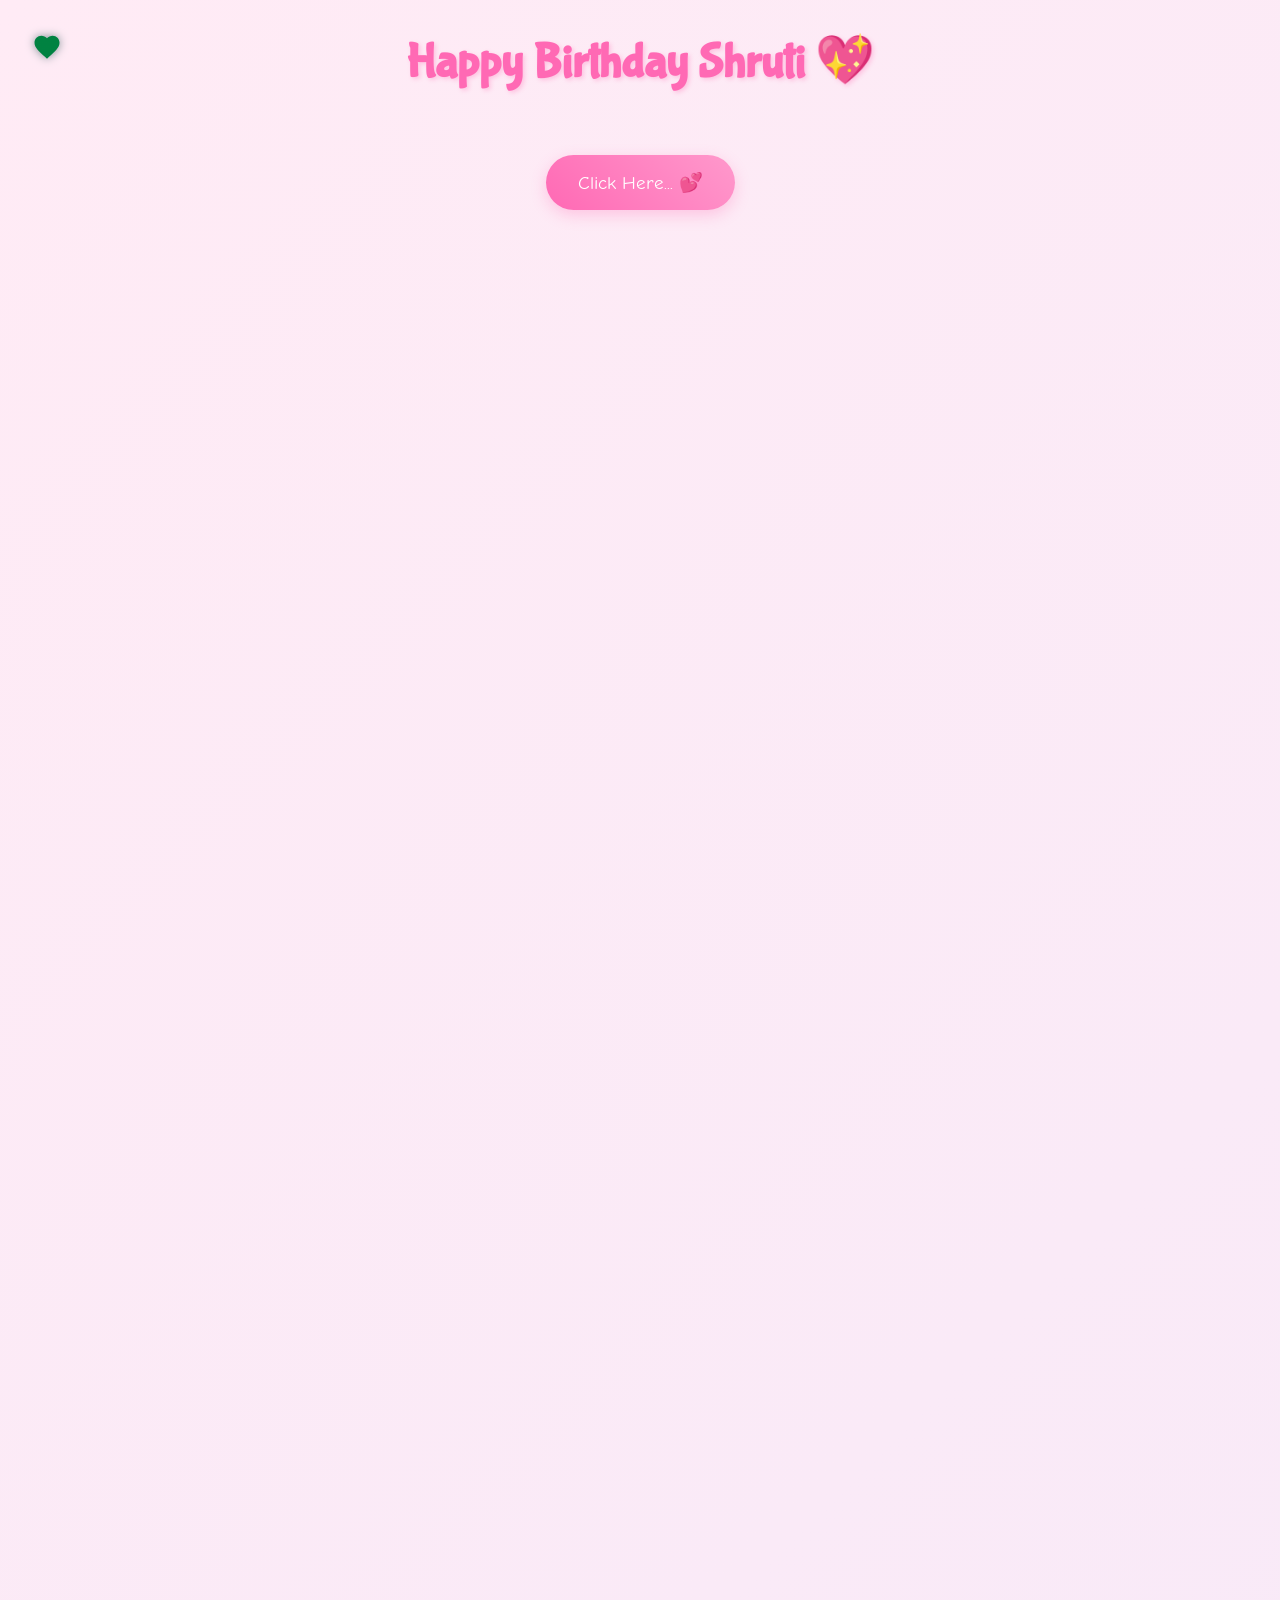
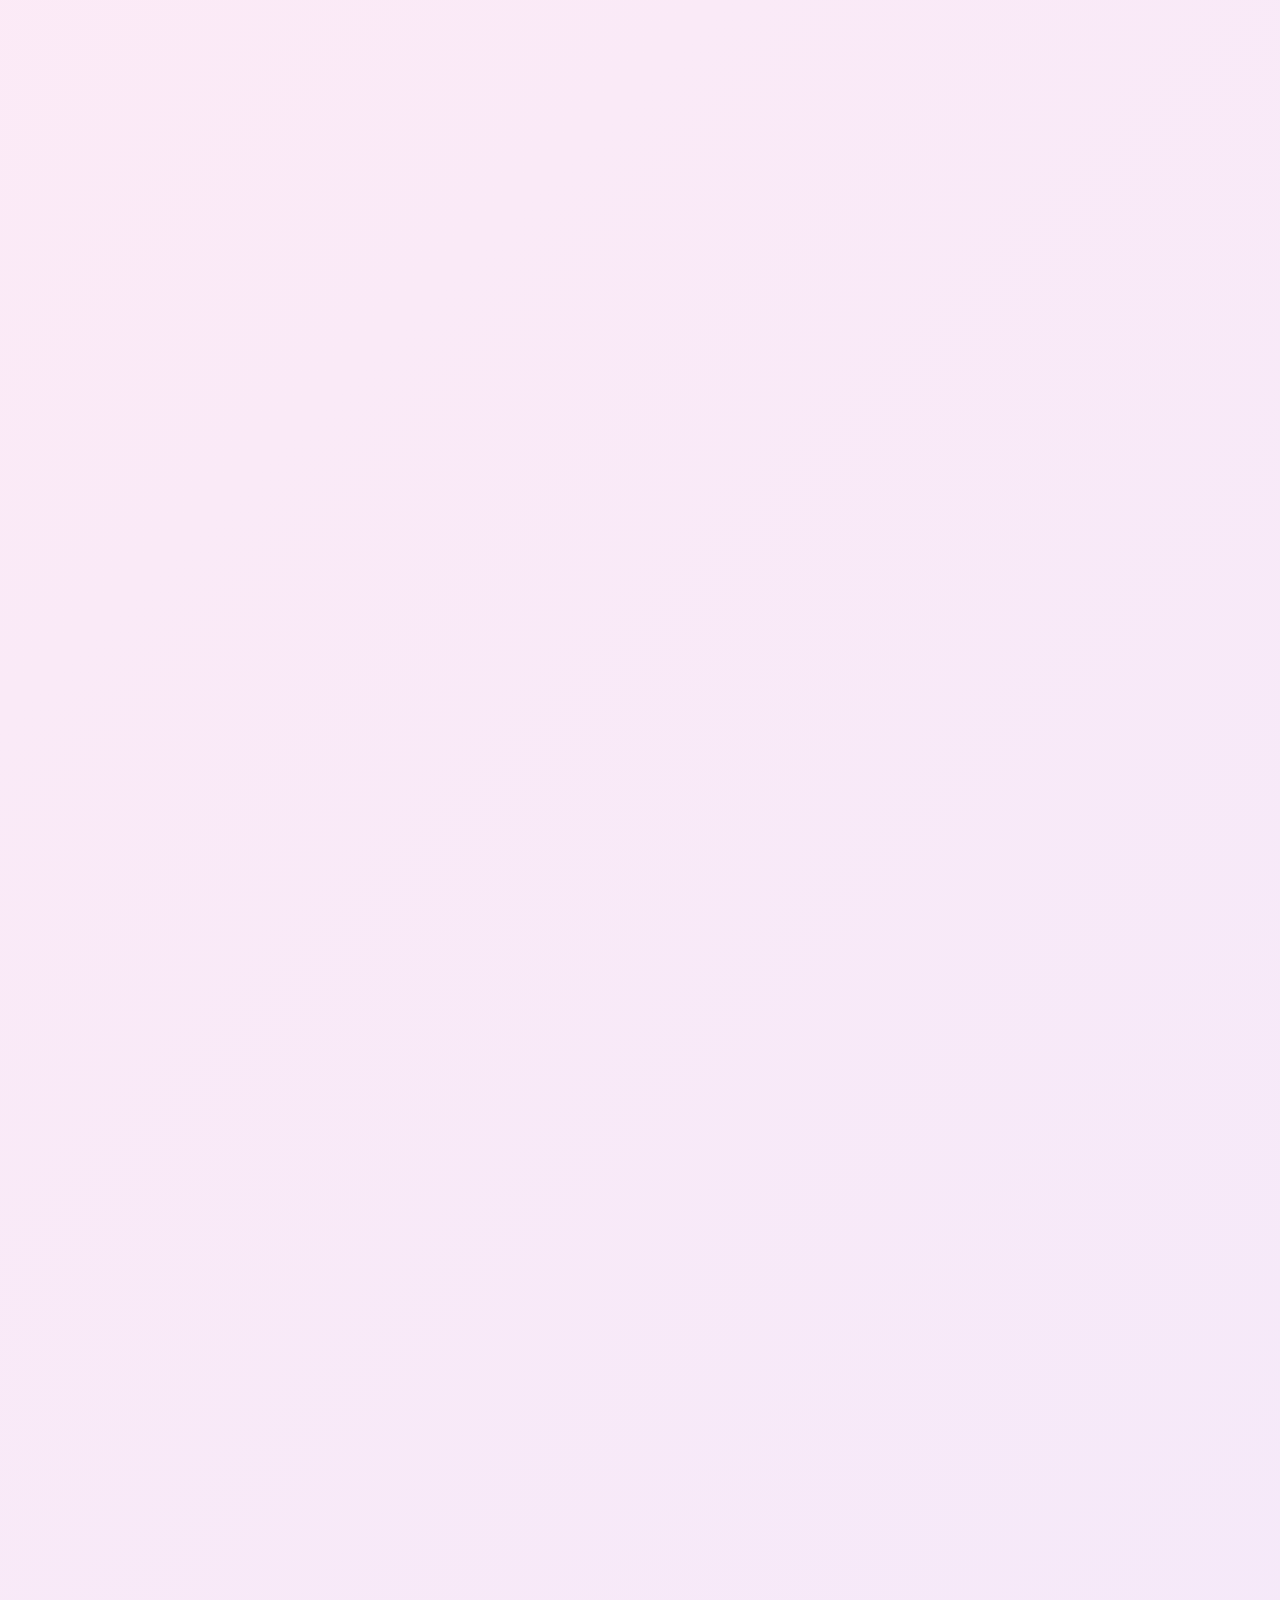
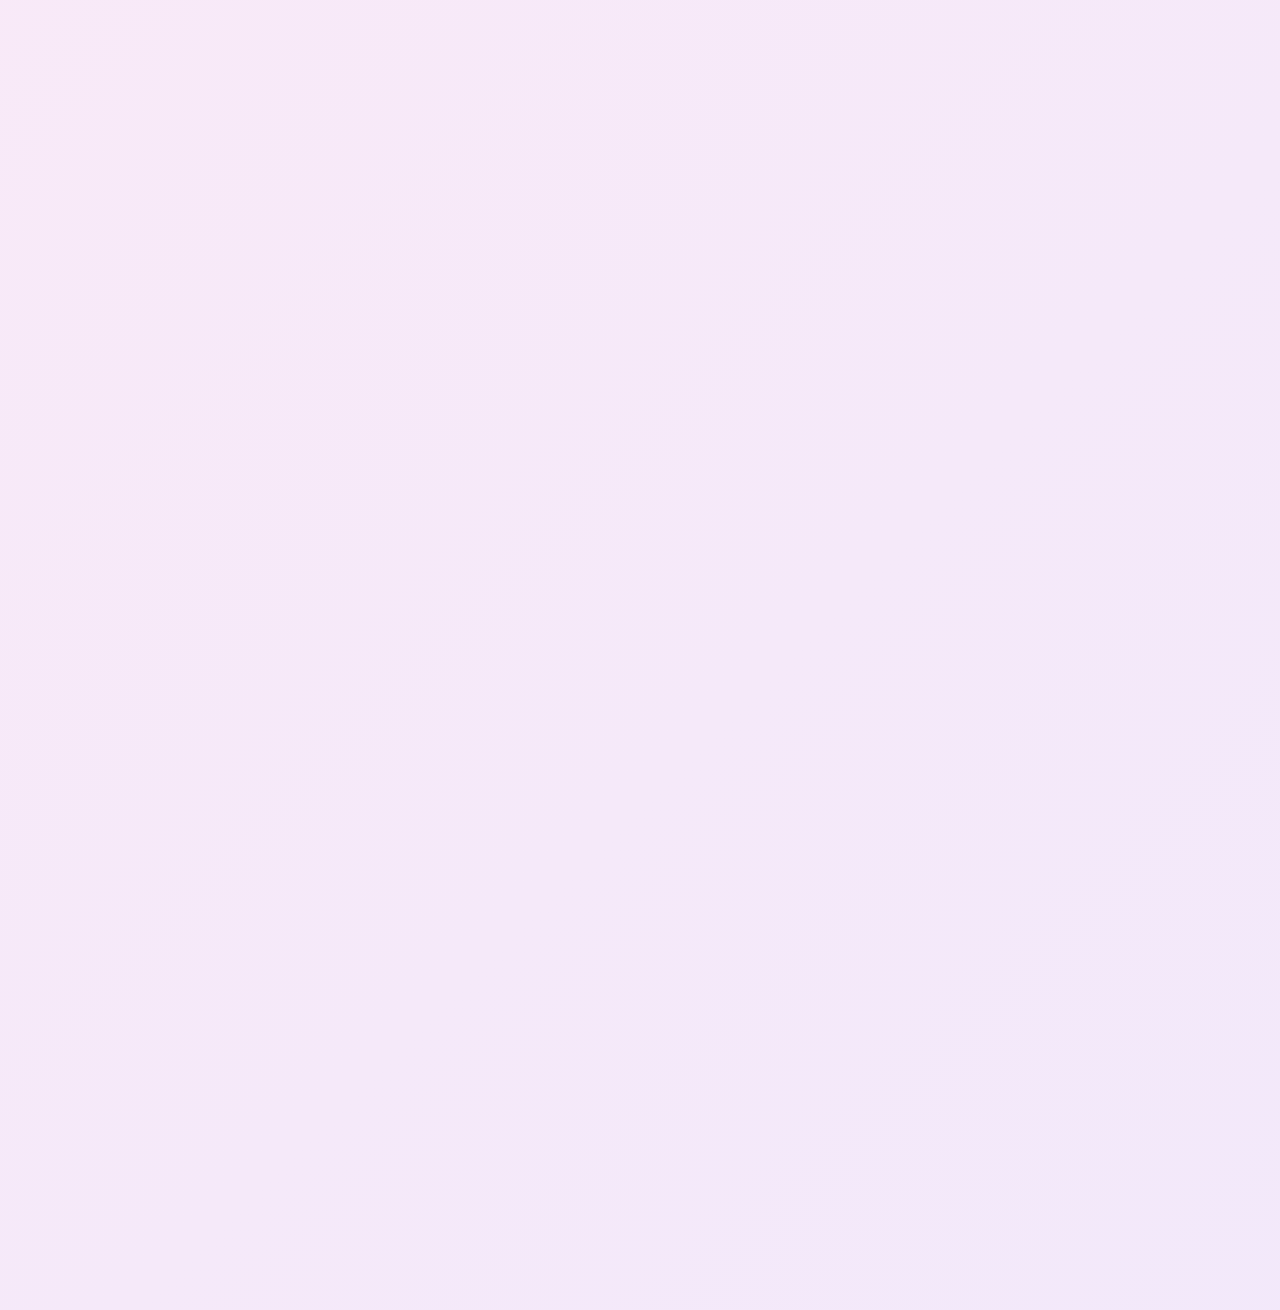
<file: cause.html>
<!DOCTYPE html>
<html lang="en">
<head>
    <meta charset="UTF-8">
    <meta name="viewport" content="width=device-width, initial-scale=1.0">
    <title>Why You're My Best Friend! 💖</title>
    <script src="https://cdnjs.cloudflare.com/ajax/libs/gsap/3.12.2/gsap.min.js"></script>
    <link rel="stylesheet" href="./cause.css">
    <style>
       
    </style>
</head>
<body>
    <div class="custom-cursor">
        <svg viewBox="0 0 24 24">
            <path fill="#ff69b4" d="M12 21.35l-1.45-1.32C5.4 15.36 2 12.28 2 8.5 2 5.42 4.42 3 7.5 3c1.74 0 3.41.81 4.5 2.09C13.09 3.81 14.76 3 16.5 3 19.58 3 22 5.42 22 8.5c0 3.78-3.4 6.86-8.55 11.54L12 21.35z"/>
        </svg>
    </div>

    <div class="container">
        <h1>Happy Birthday Shruti 💖</h1>
        
        <div id="reasons-container"></div>
        
        <button class="shuffle-button">Click Here... 💕</button>
        <div class="reason-counter"></div>

        <div class="ending-section">
            <div class="teddy-hug">
                <img src="./d1.jpg" alt="Teddy Hug">
            </div>
            <div class="ending-text">You're the BESTEST ! 💖</div>
        </div>
    </div>

    <script src="cause.js">
       
    </script>
</body>
</html>
</file>
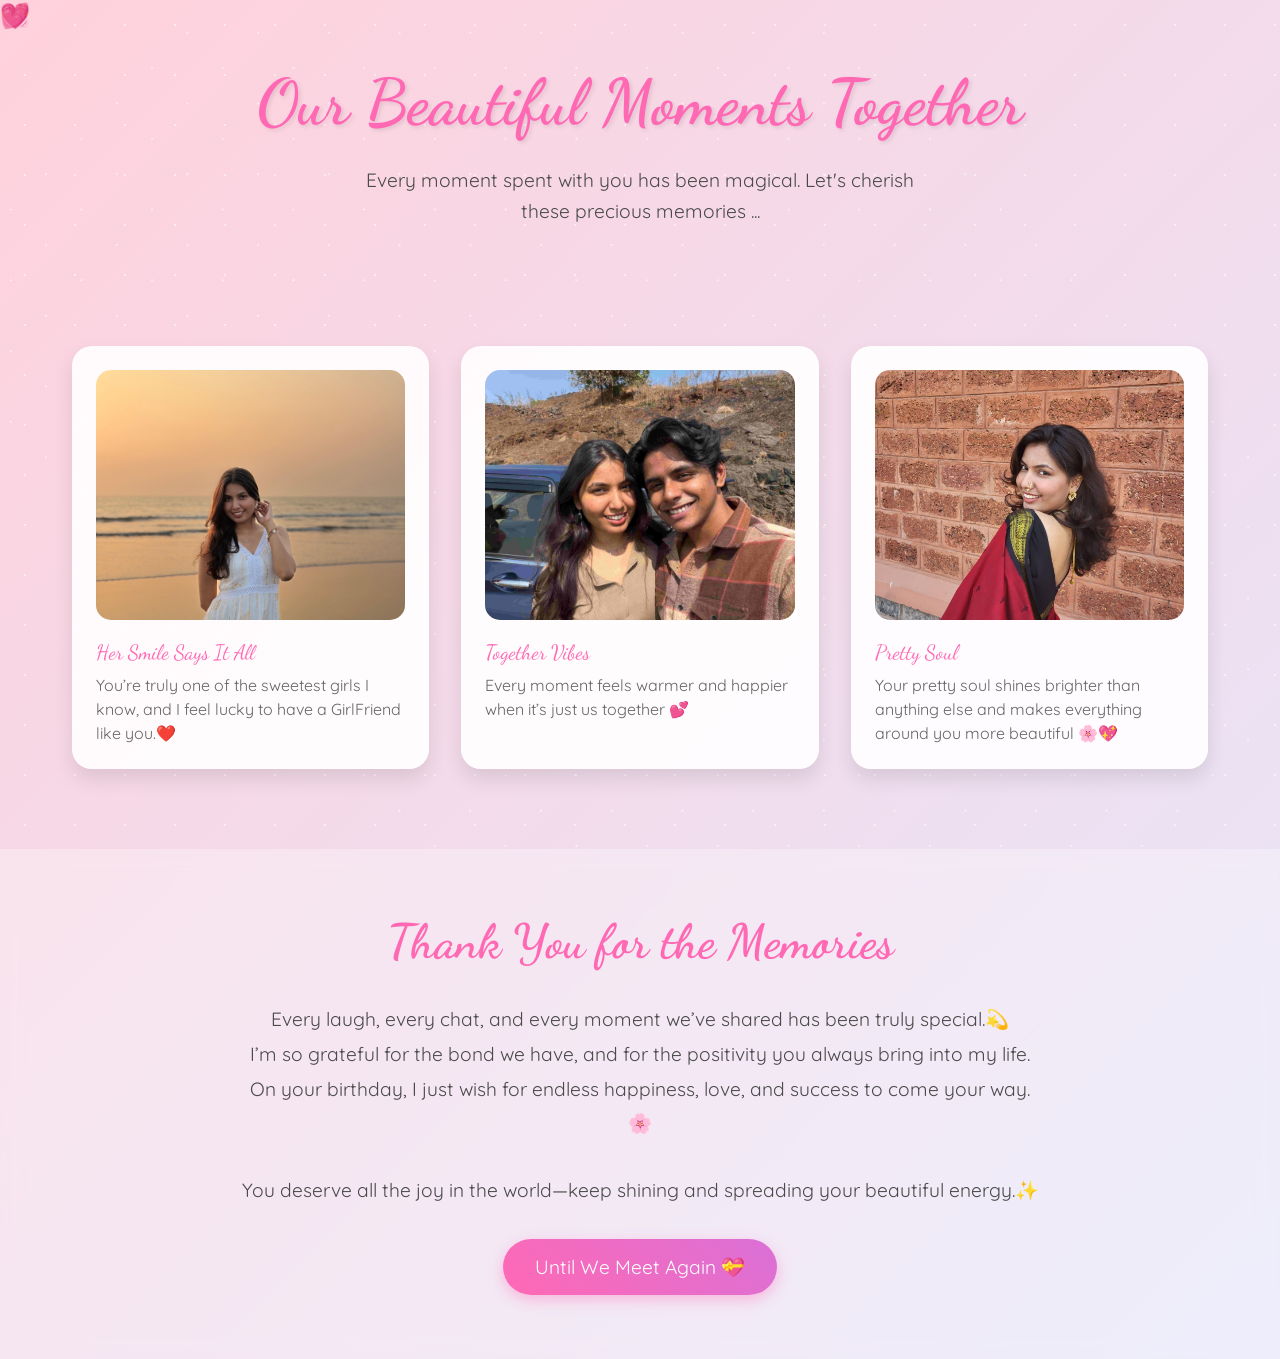
<file: last.html>
<!DOCTYPE html>
<html lang="en">

<head>
    <meta charset="UTF-8">
    <meta name="viewport" content="width=device-width, initial-scale=1.0">
    <title>Our Beautiful Memories ✨</title>
    <style>
        @import url('https://fonts.googleapis.com/css2?family=Dancing+Script:wght@700&family=Quicksand:wght@300;400;500;600&display=swap');

        * {
            margin: 0;
            padding: 0;
            box-sizing: border-box;
        }

        body {
            min-height: 100vh;
            background: linear-gradient(135deg,
                    #ffd1dc 0%,
                    #e6e6fa 25%,
                    #ffefd5 50%,
                    #e6e6fa 75%,
                    #ffd1dc 100%);
            background-size: 400% 400%;
            animation: gradientFlow 15s ease infinite;
            font-family: 'Quicksand', sans-serif;
            overflow-x: hidden;
            color: #4a4a4a;
        }

        @keyframes gradientFlow {
            0% {
                background-position: 0% 50%;
            }

            50% {
                background-position: 100% 50%;
            }

            100% {
                background-position: 0% 50%;
            }
        }

        /* Enhanced Sparkle Effect */
        .magic-sparkles {
            position: fixed;
            top: 0;
            left: 0;
            width: 100%;
            height: 100%;
            pointer-events: none;
            z-index: 1;
        }

        .sparkle {
            position: absolute;
            width: 6px;
            height: 6px;
            border-radius: 50%;
            background-color: white;
            animation: twinkle var(--duration, 4s) ease-in-out infinite;
            opacity: 0;
        }

        @keyframes twinkle {

            0%,
            100% {
                opacity: 0;
                transform: scale(0.5);
            }

            50% {
                opacity: 0.8;
                transform: scale(1);
            }
        }

        /* Generate 50 sparkles with different positions and animations */
        .magic-sparkles::before,
        .magic-sparkles::after {
            content: '';
            position: absolute;
            width: 100%;
            height: 100%;
            background-image: radial-gradient(circle, white 1px, transparent 1px);
            background-size: 50px 50px;
            animation: sparkleLayer 8s linear infinite;
            opacity: 0.5;
        }

        .magic-sparkles::after {
            animation-delay: -4s;
            transform: rotate(45deg);
        }

        @keyframes sparkleLayer {
            0% {
                transform: translateY(0);
            }

            100% {
                transform: translateY(-50px);
            }
        }

        /* Floating Hearts */
        .floating-hearts {
            position: fixed;
            width: 100%;
            height: 100%;
            pointer-events: none;
            z-index: 2;
        }

        .heart {
            position: absolute;
            font-size: 1.5rem;
            color: rgba(255, 105, 180, 0.6);
            animation: floatHeart var(--float-duration, 6s) ease-in-out infinite;
            animation-delay: var(--delay, 0s);
        }

        @keyframes floatHeart {
            0% {
                transform: translate(0, 100vh) rotate(0deg);
            }

            100% {
                transform: translate(var(--translate-x, 0), -100vh) rotate(360deg);
            }
        }

        /* Welcome Section */
        .welcome {
            text-align: center;
            padding: 4rem 2rem;
            position: relative;
            z-index: 3;
        }

        .welcome h1 {
            font-family: 'Dancing Script', cursive;
            font-size: 4rem;
            color: #ff69b4;
            text-shadow: 2px 2px 4px rgba(0, 0, 0, 0.1);
            animation: fadeInScale 2s ease;
        }

        .welcome p {
            font-size: 1.2rem;
            max-width: 600px;
            margin: 1.5rem auto;
            line-height: 1.6;
            animation: fadeIn 2s ease 0.5s both;
        }

        /* Enhanced Memory Cards */
        .memory-container {
            max-width: 1200px;
            margin: 0 auto;
            padding: 2rem;
            display: grid;
            grid-template-columns: repeat(auto-fit, minmax(300px, 1fr));
            gap: 2rem;
            z-index: 3;
            position: relative;
        }

        .memory-card {
            background: rgba(255, 255, 255, 0.9);
            border-radius: 20px;
            padding: 1.5rem;
            box-shadow: 0 10px 20px rgba(0, 0, 0, 0.1);
            transition: all 0.5s cubic-bezier(0.4, 0, 0.2, 1);
            position: relative;
            overflow: hidden;
        }

        .memory-card:hover {
            transform: translateY(-10px) scale(1.02);
            box-shadow: 0 15px 30px rgba(0, 0, 0, 0.15);
        }

        .memory-card::before {
            content: '';
            position: absolute;
            top: 0;
            left: 0;
            width: 100%;
            height: 100%;
            background: linear-gradient(45deg, transparent, rgba(255, 255, 255, 0.4), transparent);
            transform: translateX(-100%);
            transition: 0.5s;
        }

        .memory-card:hover::before {
            transform: translateX(100%);
        }

        .memory-img {
            width: 100%;
            height: 250px;
            object-fit: cover;
            border-radius: 15px;
            margin-bottom: 1rem;
            transition: transform 0.5s ease;
        }

        .memory-card:hover .memory-img {
            transform: scale(1.05);
        }

        .memory-date {
            font-family: 'Dancing Script', cursive;
            color: #ff69b4;
            font-size: 1.3rem;
            margin-bottom: 0.5rem;
        }

        .memory-caption {
            font-size: 1rem;
            line-height: 1.5;
            color: #666;
        }

        /* Final Message Section */
        .final-message {
            text-align: center;
            padding: 4rem 2rem;
            background: rgba(255, 255, 255, 0.3);
            backdrop-filter: blur(10px);
            margin-top: 3rem;
            position: relative;
            z-index: 3;
        }

        .final-message h2 {
            font-family: 'Dancing Script', cursive;
            font-size: 3rem;
            color: #ff69b4;
            margin-bottom: 2rem;
            animation: heartbeat 2s infinite;
        }

        @keyframes heartbeat {

            0%,
            100% {
                transform: scale(1);
            }

            50% {
                transform: scale(1.1);
            }
        }

        .final-message p {
            font-size: 1.2rem;
            max-width: 800px;
            margin: 0 auto 2rem;
            line-height: 1.8;
        }

        .goodbye-btn {
            display: inline-block;
            padding: 1rem 2rem;
            font-size: 1.2rem;
            background: linear-gradient(45deg, #ff69b4, #da70d6);
            color: white;
            border: none;
            border-radius: 50px;
            cursor: pointer;
            text-decoration: none;
            transition: all 0.3s ease;
            box-shadow: 0 5px 15px rgba(255, 105, 180, 0.4);
            animation: float 3s infinite ease-in-out;
        }

        .goodbye-btn:hover {
            transform: translateY(-5px);
            box-shadow: 0 8px 20px rgba(255, 105, 180, 0.6);
        }

        @keyframes float {

            0%,
            100% {
                transform: translateY(0);
            }

            50% {
                transform: translateY(-10px);
            }
        }

        /* Animations */
        @keyframes fadeInScale {
            0% {
                opacity: 0;
                transform: scale(0.8);
            }

            100% {
                opacity: 1;
                transform: scale(1);
            }
        }

        @keyframes fadeIn {
            0% {
                opacity: 0;
            }

            100% {
                opacity: 1;
            }
        }

        /* Generate Hearts */
        .js-generate-hearts {
            position: fixed;
            width: 100%;
            height: 100%;
            pointer-events: none;
            z-index: 2;
        }

        /* Custom Scrollbar */
        ::-webkit-scrollbar {
            width: 12px;
        }

        ::-webkit-scrollbar-track {
            background: rgba(255, 255, 255, 0.4);
        }

        ::-webkit-scrollbar-thumb {
            background: linear-gradient(45deg, #ff69b4, #da70d6);
            border-radius: 6px;
        }

        /* Responsive Design */
        @media (max-width: 768px) {
            .welcome h1 {
                font-size: 3rem;
            }

            .memory-container {
                grid-template-columns: 1fr;
            }

            .final-message h2 {
                font-size: 2.5rem;
            }
        }
    </style>
</head>

<body>
    <div class="magic-sparkles"></div>
    <div class="floating-hearts">
        <!-- Hearts will be generated via CSS -->
        <div class="heart" style="--float-duration: 6s; --delay: 0s; --translate-x: 20px;">💝</div>
        <div class="heart" style="--float-duration: 8s; --delay: 1s; --translate-x: -30px;">💖</div>
        <div class="heart" style="--float-duration: 7s; --delay: 2s; --translate-x: 40px;">💗</div>
        <div class="heart" style="--float-duration: 9s; --delay: 3s; --translate-x: -20px;">💓</div>
        <div class="heart" style="--float-duration: 5s; --delay: 4s; --translate-x: 30px;">💕</div>
    </div>

    <section class="welcome">
        <h1>Our Beautiful Moments Together</h1>
        <p>Every moment spent with you has been magical. Let's cherish these precious memories ...</p>
    </section>

    <div class="memory-container">
        <div class="memory-card">
            <img src="./d1.jpg" alt="First Date" class="memory-img">
            <div class="memory-date">Her Smile Says It All</div>
            <div class="memory-caption">You’re truly one of the sweetest girls I know, and I feel lucky to have a GirlFriend
                like you.❤️</div>
        </div>
        <div class="memory-card">
            <img src="./d2.jpg" alt="Beach Day" class="memory-img">
            <div class="memory-date">Together Vibes</div>
            <div class="memory-caption">Every moment feels warmer and happier when it’s just us together 💕</div>
        </div>
        <div class="memory-card">
            <img src="./d3.jpeg" alt="Movie Night" class="memory-img">
            <div class="memory-date">Pretty Soul</div>
            <div class="memory-caption">Your pretty soul shines brighter than anything else and makes everything around you more 
                beautiful 🌸💖</div>
        </div>

    </div>

    <section class="final-message">
        <h2>Thank You for the Memories</h2>
        <p>Every laugh, every chat, and every moment we’ve shared has been truly special.💫<br>
            I’m so grateful for the bond we have, and for the positivity you always bring into my life.<br>
            On your birthday, I just wish for endless happiness, love, and success to come your way.🌸</p>
        <p>You deserve all the joy in the world—keep shining and spreading your beautiful energy.✨</p>
        <a href="#" class="goodbye-btn">Until We Meet Again 💝</a>
    </section>
</body>

</html>
</file>
<file: cause.css>
@import url('https://fonts.googleapis.com/css2?family=Bubblegum+Sans&family=Comic+Neue:wght@700&family=Quicksand:wght@500&display=swap');

* {
    margin: 0;
    padding: 0;
    box-sizing: border-box;
    cursor: none;
}

body {
    min-height: 100vh;
    background: linear-gradient(-45deg, #ffe6e6, #e6e6ff, #ffebf5);
    background-size: 400% 400%;
    animation: gradientBG 15s ease infinite;
    font-family: 'Quicksand', sans-serif;
    overflow-x: hidden;
    padding: 2rem;
}

.custom-cursor {
    width: 30px;
    height: 30px;
    position: fixed;
    pointer-events: none;
    z-index: 9999;
    mix-blend-mode: difference;
    transition: transform 0.1s;
}

.custom-cursor svg {
    width: 100%;
    height: 100%;
    filter: drop-shadow(0 0 5px rgba(255, 182, 193, 0.5));
}

.container {
    max-width: 1200px;
    margin: 0 auto;
    text-align: center;
    position: relative;
    z-index: 1;
}

h1 {
    font-family: 'Bubblegum Sans', cursive;
    font-size: 3rem;
    color: #ff69b4;
    text-shadow: 2px 2px 4px rgba(255, 105, 180, 0.3);
    margin-bottom: 2rem;
    animation: bounce 1s ease infinite;
}

.reason-card {
    background: rgba(255, 255, 255, 0.9);
    border-radius: 20px;
    padding: 2rem;
    margin: 1.5rem;
    box-shadow: 0 5px 15px rgba(0, 0, 0, 0.1);
    transition: transform 0.3s, box-shadow 0.3s;
    cursor: pointer;
    position: relative;
    overflow: hidden;
}

.reason-card:hover {
    transform: translateY(-5px);
    box-shadow: 0 8px 25px rgba(255, 105, 180, 0.2);
}

.reason-text {
    font-size: 1.2rem;
    margin-bottom: 1rem;
    position: relative;
    z-index: 2;
}

.gif-overlay {
    position: absolute;
    top: 0;
    left: 0;
    width: 100%;
    height: 100%;
    background: rgba(255, 255, 255, 0.95);
    display: flex;
    align-items: center;
    justify-content: center;
    opacity: 0;
    transition: opacity 0.3s;
    z-index: 1;
}

.reason-card:hover .gif-overlay {
    opacity: 1;
}

.shuffle-button {
    background: linear-gradient(45deg, #ff69b4, #ff99cc);
    border: none;
    border-radius: 50px;
    padding: 1rem 2rem;
    font-size: 1.2rem;
    color: white;
    margin: 2rem 0;
    cursor: pointer;
    transition: transform 0.3s;
    font-family: 'Comic Neue', cursive;
    box-shadow: 0 5px 15px rgba(255, 105, 180, 0.3);
}

.shuffle-button:hover {
    transform: scale(1.1);
}

.floating {
    position: fixed;
    pointer-events: none;
    animation: float 3s ease-in-out infinite;
}

.ending-section {
    margin-top: 4rem;
    padding: 2rem;
    text-align: center;
}

.ending-text {
    font-family: 'Bubblegum Sans', cursive;
    font-size: 2rem;
    color: #ff69b4;
    margin-bottom: 2rem;
    opacity: 0;
    transform: translateY(20px);
}

.teddy-hug {
    width: 200px;
    margin: 0 auto;
    transform: scale(0);
}

@keyframes gradientBG {
    0% { background-position: 0% 50%; }
    50% { background-position: 100% 50%; }
    100% { background-position: 0% 50%; }
}

@keyframes float {
    0%, 100% { transform: translateY(0); }
    50% { transform: translateY(-20px); }
}

@keyframes bounce {
    0%, 100% { transform: translateY(0); }
    50% { transform: translateY(-10px); }
}

@media (max-width: 768px) {
    h1 { font-size: 2rem; }
    .reason-card { margin: 1rem; }
    .reason-text { font-size: 1rem; }
}
.shuffle-button {
    background: linear-gradient(45deg, #ff69b4, #ff99cc);
    border: none;
    border-radius: 50px;
    padding: 1rem 2rem;
    font-size: 1.2rem;
    color: white;
    margin: 2rem 0;
    cursor: pointer;
    transition: all 0.3s;
    font-family: 'Comic Neue', cursive;
    box-shadow: 0 5px 15px rgba(255, 105, 180, 0.3);
}

.shuffle-button.story-mode {
    background: linear-gradient(45deg, #9b6dff, #ff6dc7);
    transform: scale(1.1);
}

.shuffle-button:hover {
    transform: scale(1.1);
}

.shuffle-button.story-mode:hover {
    transform: scale(1.2);
}

.reason-counter {
    font-size: 0.9rem;
    color: #ff69b4;
    margin-top: 1rem;
    opacity: 0.7;
}
</file>
